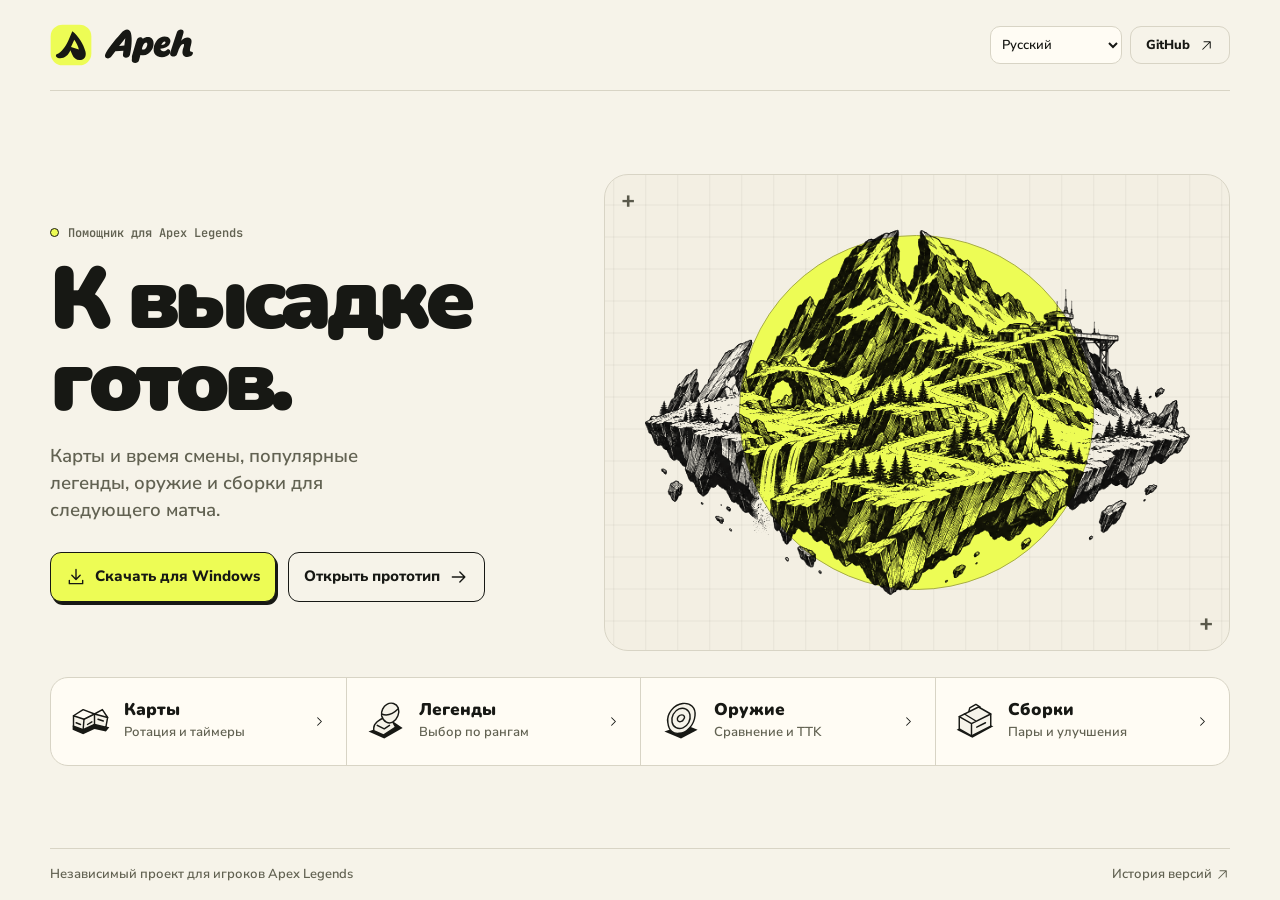
<file: site/index.html>
<!doctype html>
<html lang="ru">
<head>
  <meta charset="utf-8">
  <meta name="viewport" content="width=device-width, initial-scale=1">
  <meta name="description" content="Apeh — ротация карт, популярность легенд, сравнение оружия и сборки для Apex Legends.">
  <meta name="theme-color" content="#f6f3e9">
  <title data-i18n="Apeh — помощник для Apex Legends">Apeh — помощник для Apex Legends</title>
  <link rel="icon" href="assets/apeh-mark.svg" type="image/svg+xml">
  <link rel="stylesheet" href="assets/fonts/fonts.css">
  <link rel="stylesheet" href="styles.css">
  <script src="language.js" defer></script>
</head>
<body class="landing">
  <div class="landing-shell">
    <header class="landing-header">
      <a class="brand" href="./" aria-label="Apeh, главная" data-i18n-aria="Apeh, главная"><img src="assets/apeh-mark.svg" width="42" height="42" alt=""><img src="assets/apeh-logo.svg" width="91" height="36" alt="Apeh"></a>
      <div class="header-actions">
        <select class="language-select" id="site-language" aria-label="Язык" data-i18n-aria="Язык">
          <option value="auto" data-i18n="Автоматически">Автоматически</option>
          <option value="ru" selected data-i18n="Русский">Русский</option>
          <option value="en" data-i18n="Английский">Английский</option>
        </select>
        <a class="github-link" href="https://github.com/Hecatoncheir/Apeh">GitHub <svg class="icon" aria-hidden="true"><use href="assets/icons.svg#external"/></svg></a>
      </div>
    </header>
    <main class="landing-main">
      <section class="hero" aria-labelledby="hero-title">
        <div class="hero-copy">
          <p class="eyebrow"><span></span><strong data-i18n="Помощник для Apex Legends">Помощник для Apex Legends</strong></p>
          <h1 id="hero-title"><span data-i18n="К&nbsp;высадке">К&nbsp;высадке</span><br><span data-i18n="готов.">готов.</span></h1>
          <p class="hero-description" data-i18n="Карты и время смены, популярные легенды, оружие и сборки для следующего матча.">Карты и время смены, популярные легенды, оружие и сборки для следующего матча.</p>
          <div class="hero-actions">
            <a class="button primary" href="https://github.com/Hecatoncheir/Apeh/releases/latest/download/Apeh-Setup-x64.exe"><svg class="icon" aria-hidden="true"><use href="assets/icons.svg#download"/></svg><span data-i18n="Скачать для Windows">Скачать для Windows</span></a>
            <a class="button secondary" href="app.html"><span data-i18n="Открыть прототип">Открыть прототип</span><svg class="icon" aria-hidden="true"><use href="assets/icons.svg#arrow"/></svg></a>
          </div>
        </div>
        <figure class="field-art">
          <div class="field-ring"></div>
          <div class="field-cross field-cross-top" aria-hidden="true">+</div>
          <div class="field-cross field-cross-bottom" aria-hidden="true">+</div>
          <img src="assets/frontier.webp" width="1280" height="853" alt="Тушевая гравюра горного острова с аванпостом" data-i18n-alt="Тушевая гравюра горного острова с аванпостом">
        </figure>
      </section>
      <nav class="features" aria-label="Экраны прототипа" data-i18n-aria="Экраны прототипа">
        <a href="app.html#maps"><svg class="feature-icon" aria-hidden="true"><use href="assets/icons.svg#atlas"/></svg><span><strong data-i18n="Карты">Карты</strong><small data-i18n="Ротация и таймеры">Ротация и таймеры</small></span><svg class="icon" aria-hidden="true"><use href="assets/icons.svg#chevron"/></svg></a>
        <a href="app.html#legends"><svg class="feature-icon" aria-hidden="true"><use href="assets/icons.svg#bust"/></svg><span><strong data-i18n="Легенды">Легенды</strong><small data-i18n="Выбор по рангам">Выбор по рангам</small></span><svg class="icon" aria-hidden="true"><use href="assets/icons.svg#chevron"/></svg></a>
        <a href="app.html#weapons"><svg class="feature-icon" aria-hidden="true"><use href="assets/icons.svg#target"/></svg><span><strong data-i18n="Оружие">Оружие</strong><small data-i18n="Сравнение и TTK">Сравнение и TTK</small></span><svg class="icon" aria-hidden="true"><use href="assets/icons.svg#chevron"/></svg></a>
        <a href="app.html#builds"><svg class="feature-icon" aria-hidden="true"><use href="assets/icons.svg#kit"/></svg><span><strong data-i18n="Сборки">Сборки</strong><small data-i18n="Пары и улучшения">Пары и улучшения</small></span><svg class="icon" aria-hidden="true"><use href="assets/icons.svg#chevron"/></svg></a>
      </nav>
    </main>
    <footer class="landing-footer">
      <span data-i18n="Независимый проект для игроков Apex Legends">Независимый проект для игроков Apex Legends</span>
      <a href="https://github.com/Hecatoncheir/Apeh/releases"><span data-i18n="История версий">История версий</span> <svg class="icon" aria-hidden="true"><use href="assets/icons.svg#external"/></svg></a>
    </footer>
  </div>
</body>
</html>
</file>
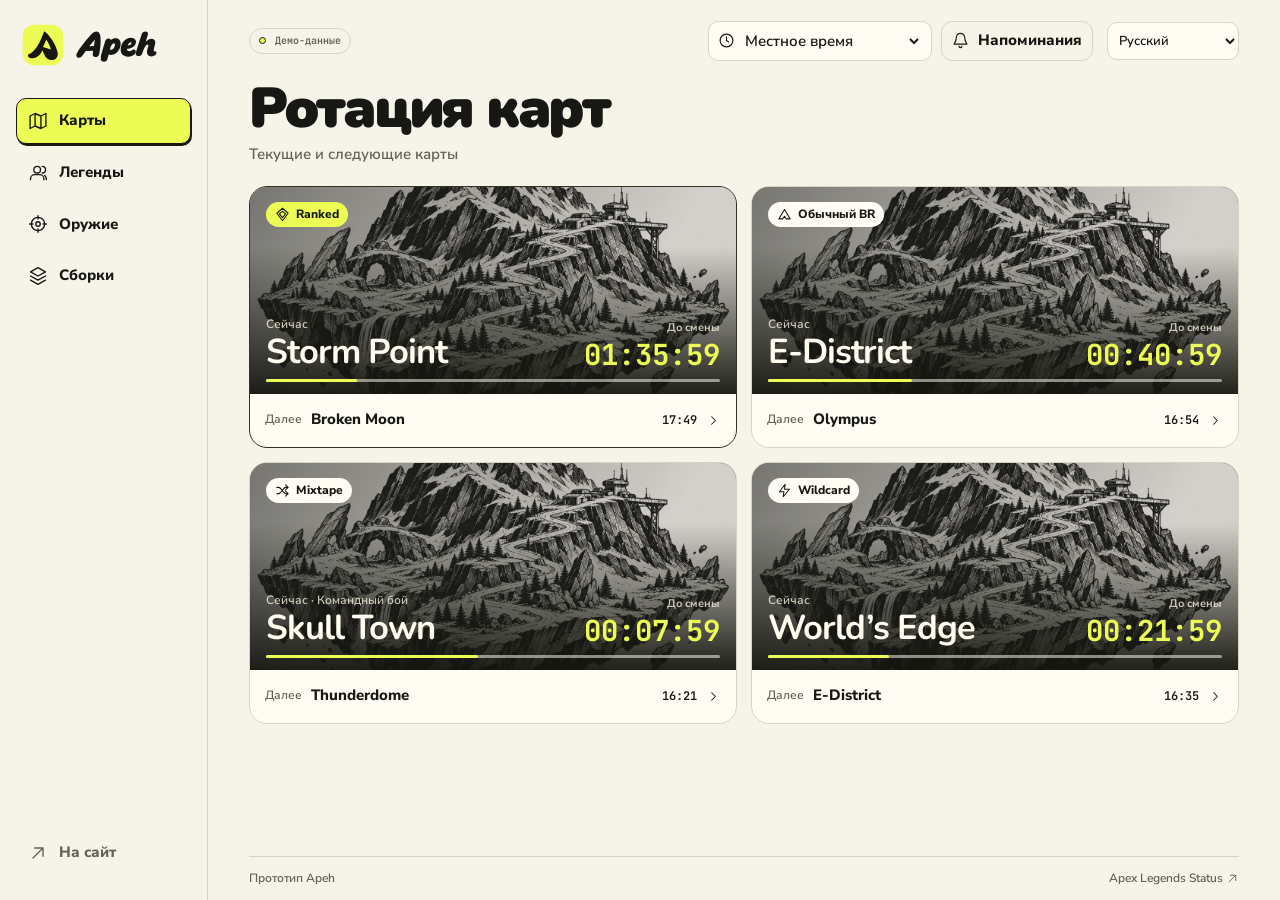
<file: site/app.html>
<!doctype html>
<html lang="ru">
<head>
  <meta charset="utf-8">
  <meta name="viewport" content="width=device-width, initial-scale=1">
  <meta name="theme-color" content="#f6f3e9">
  <title>Apeh — прототип приложения</title>
  <link rel="icon" href="assets/apeh-mark.svg" type="image/svg+xml">
  <link rel="stylesheet" href="assets/fonts/fonts.css">
  <link rel="stylesheet" href="styles.css">
  <script src="language.js" defer></script>
  <script src="demo-data.js" defer></script>
  <script src="app.js" defer></script>
</head>
<body class="app">
  <div class="app-shell">
    <aside class="sidebar">
      <a class="brand" href="./" aria-label="Apeh, на сайт" data-i18n-aria="Apeh, на сайт"><img src="assets/apeh-mark.svg" width="42" height="42" alt=""><img src="assets/apeh-logo.svg" width="82" height="33" alt="Apeh"></a>
      <nav class="app-nav" aria-label="Разделы приложения" data-i18n-aria="Разделы приложения">
        <a href="#maps" data-tab="maps"><svg class="icon" aria-hidden="true"><use href="assets/icons.svg#maps"/></svg><span data-i18n="Карты">Карты</span></a>
        <a href="#legends" data-tab="legends"><svg class="icon" aria-hidden="true"><use href="assets/icons.svg#legends"/></svg><span data-i18n="Легенды">Легенды</span></a>
        <a href="#weapons" data-tab="weapons"><svg class="icon" aria-hidden="true"><use href="assets/icons.svg#weapons"/></svg><span data-i18n="Оружие">Оружие</span></a>
        <a href="#builds" data-tab="builds"><svg class="icon" aria-hidden="true"><use href="assets/icons.svg#builds"/></svg><span data-i18n="Сборки">Сборки</span></a>
      </nav>
      <a class="back-link" href="./"><svg class="icon" aria-hidden="true"><use href="assets/icons.svg#external"/></svg><span data-i18n="На сайт">На сайт</span></a>
    </aside>
    <main class="workspace">
      <header class="workspace-top">
        <span class="demo-badge"><span></span><strong data-i18n="Демо-данные">Демо-данные</strong></span>
        <div class="map-tools" id="map-tools">
          <label class="timezone">
            <svg class="icon" aria-hidden="true"><use href="assets/icons.svg#clock"/></svg>
            <select id="timezone" aria-label="Часовой пояс" data-i18n-aria="Часовой пояс">
              <option value="local" data-i18n="Местное время">Местное время</option>
              <option value="Europe/Moscow" data-i18n="Москва · UTC+3">Москва · UTC+3</option>
              <option value="UTC">UTC</option>
              <option value="Asia/Yekaterinburg" data-i18n="Екатеринбург · UTC+5">Екатеринбург · UTC+5</option>
              <option value="Asia/Novosibirsk" data-i18n="Новосибирск · UTC+7">Новосибирск · UTC+7</option>
              <option value="Asia/Vladivostok" data-i18n="Владивосток · UTC+10">Владивосток · UTC+10</option>
            </select>
          </label>
          <button class="button secondary reminders-button" id="open-reminders" type="button" aria-label="Напоминания" data-i18n-aria="Напоминания"><svg class="icon" aria-hidden="true"><use href="assets/icons.svg#bell"/></svg><span data-i18n="Напоминания">Напоминания</span></button>
        </div>
        <select class="language-select" id="site-language" aria-label="Язык" data-i18n-aria="Язык">
          <option value="auto" data-i18n="Автоматически">Автоматически</option>
          <option value="ru" selected data-i18n="Русский">Русский</option>
          <option value="en" data-i18n="Английский">Английский</option>
        </select>
      </header>
      <section id="screen" aria-labelledby="screen-title"></section>
      <footer class="workspace-footer">
        <span data-i18n="Прототип Apeh">Прототип Apeh</span>
        <a href="https://apexlegendsstatus.com/">Apex Legends Status <svg class="icon" aria-hidden="true"><use href="assets/icons.svg#external"/></svg></a>
      </footer>
    </main>
  </div>
  <dialog id="details" aria-labelledby="dialog-title">
    <div class="dialog-top">
      <h2 id="dialog-title"></h2>
      <form method="dialog"><button class="icon-button" aria-label="Закрыть" data-i18n-aria="Закрыть"><svg class="icon" aria-hidden="true"><use href="assets/icons.svg#close"/></svg></button></form>
    </div>
    <div id="dialog-content"></div>
  </dialog>
  <div id="toast" role="status" class="toast" hidden></div>
  <noscript><p class="noscript">Для работы интерактивного прототипа включите JavaScript.</p></noscript>
</body>
</html>
</file>
<file: site/assets/fonts/fonts.css>
@font-face {
  font-family: 'JetBrains Mono';
  font-style: normal;
  font-weight: 400 700;
  font-display: swap;
  src: url(jetbrains-mono-cyrillic-ext.woff2) format('woff2');
  unicode-range: U+0460-052F, U+1C80-1C8A, U+20B4, U+2DE0-2DFF, U+A640-A69F, U+FE2E-FE2F;
}

@font-face {
  font-family: 'JetBrains Mono';
  font-style: normal;
  font-weight: 400 700;
  font-display: swap;
  src: url(jetbrains-mono-cyrillic.woff2) format('woff2');
  unicode-range: U+0301, U+0400-045F, U+0490-0491, U+04B0-04B1, U+2116;
}

@font-face {
  font-family: 'JetBrains Mono';
  font-style: normal;
  font-weight: 400 700;
  font-display: swap;
  src: url(jetbrains-mono-latin-ext.woff2) format('woff2');
  unicode-range: U+0100-02BA, U+02BD-02C5, U+02C7-02CC, U+02CE-02D7, U+02DD-02FF, U+0304, U+0308, U+0329, U+1D00-1DBF, U+1E00-1E9F, U+1EF2-1EFF, U+2020, U+20A0-20AB, U+20AD-20C4, U+2113, U+2C60-2C7F, U+A720-A7FF;
}

@font-face {
  font-family: 'JetBrains Mono';
  font-style: normal;
  font-weight: 400 700;
  font-display: swap;
  src: url(jetbrains-mono-latin.woff2) format('woff2');
  unicode-range: U+0000-00FF, U+0131, U+0152-0153, U+02BB-02BC, U+02C6, U+02DA, U+02DC, U+0304, U+0308, U+0329, U+2000-206F, U+20AC, U+2122, U+2191, U+2193, U+2212, U+2215, U+FEFF, U+FFFD;
}

@font-face {
  font-family: 'Nunito';
  font-style: normal;
  font-weight: 600 1000;
  font-display: swap;
  src: url(nunito-cyrillic-ext.woff2) format('woff2');
  unicode-range: U+0460-052F, U+1C80-1C8A, U+20B4, U+2DE0-2DFF, U+A640-A69F, U+FE2E-FE2F;
}

@font-face {
  font-family: 'Nunito';
  font-style: normal;
  font-weight: 600 1000;
  font-display: swap;
  src: url(nunito-cyrillic.woff2) format('woff2');
  unicode-range: U+0301, U+0400-045F, U+0490-0491, U+04B0-04B1, U+2116;
}

@font-face {
  font-family: 'Nunito';
  font-style: normal;
  font-weight: 600 1000;
  font-display: swap;
  src: url(nunito-latin-ext.woff2) format('woff2');
  unicode-range: U+0100-02BA, U+02BD-02C5, U+02C7-02CC, U+02CE-02D7, U+02DD-02FF, U+0304, U+0308, U+0329, U+1D00-1DBF, U+1E00-1E9F, U+1EF2-1EFF, U+2020, U+20A0-20AB, U+20AD-20C4, U+2113, U+2C60-2C7F, U+A720-A7FF;
}

@font-face {
  font-family: 'Nunito';
  font-style: normal;
  font-weight: 600 1000;
  font-display: swap;
  src: url(nunito-latin.woff2) format('woff2');
  unicode-range: U+0000-00FF, U+0131, U+0152-0153, U+02BB-02BC, U+02C6, U+02DA, U+02DC, U+0304, U+0308, U+0329, U+2000-206F, U+20AC, U+2122, U+2191, U+2193, U+2212, U+2215, U+FEFF, U+FFFD;
}

@font-face {
  font-family: 'Nunito Sans';
  font-style: normal;
  font-weight: 400 800;
  font-stretch: 100%;
  font-display: swap;
  src: url(nunito-sans-cyrillic-ext.woff2) format('woff2');
  unicode-range: U+0460-052F, U+1C80-1C8A, U+20B4, U+2DE0-2DFF, U+A640-A69F, U+FE2E-FE2F;
}

@font-face {
  font-family: 'Nunito Sans';
  font-style: normal;
  font-weight: 400 800;
  font-stretch: 100%;
  font-display: swap;
  src: url(nunito-sans-cyrillic.woff2) format('woff2');
  unicode-range: U+0301, U+0400-045F, U+0490-0491, U+04B0-04B1, U+2116;
}

@font-face {
  font-family: 'Nunito Sans';
  font-style: normal;
  font-weight: 400 800;
  font-stretch: 100%;
  font-display: swap;
  src: url(nunito-sans-latin-ext.woff2) format('woff2');
  unicode-range: U+0100-02BA, U+02BD-02C5, U+02C7-02CC, U+02CE-02D7, U+02DD-02FF, U+0304, U+0308, U+0329, U+1D00-1DBF, U+1E00-1E9F, U+1EF2-1EFF, U+2020, U+20A0-20AB, U+20AD-20C4, U+2113, U+2C60-2C7F, U+A720-A7FF;
}

@font-face {
  font-family: 'Nunito Sans';
  font-style: normal;
  font-weight: 400 800;
  font-stretch: 100%;
  font-display: swap;
  src: url(nunito-sans-latin.woff2) format('woff2');
  unicode-range: U+0000-00FF, U+0131, U+0152-0153, U+02BB-02BC, U+02C6, U+02DA, U+02DC, U+0304, U+0308, U+0329, U+2000-206F, U+20AC, U+2122, U+2191, U+2193, U+2212, U+2215, U+FEFF, U+FFFD;
}
</file>
<file: site/styles.css>
:root {
  color-scheme: light;
  --paper: #f6f3e9;
  --surface: #fffcf4;
  --ink: #171814;
  --muted: #626252;
  --line: #d8d4c5;
  --accent: #edfc55;
  --green: #3e643a;
  --red: #a0382c;
  --display: "Nunito", system-ui, sans-serif;
  --body: "Nunito Sans", system-ui, sans-serif;
  --mono: "JetBrains Mono", monospace;
  --radius: 18px;
}

* { box-sizing: border-box; }
[hidden] { display: none !important; }
body { margin: 0; background: var(--paper); color: var(--ink); font: 600 15px/1.45 var(--body); }
h1, h2, h3, p, figure { margin: 0; }
h1, h2, h3 { font-family: var(--display); line-height: 1.08; }
a { color: inherit; text-decoration: none; }
button, select { font: inherit; color: inherit; }
button { cursor: pointer; }
svg { vertical-align: middle; }
.icon, .feature-icon { flex: none; width: 20px; height: 20px; fill: none; stroke: currentColor; stroke-width: 1.65; stroke-linecap: round; stroke-linejoin: round; }
:focus-visible { outline: 2px solid #546200; outline-offset: 4px; }
.brand { display: inline-flex; align-items: center; gap: 11px; width: max-content; }
.brand img { display: block; }
.button, .github-link, .icon-button {
  display: inline-flex;
  align-items: center;
  justify-content: center;
  gap: 9px;
  min-height: 44px;
  padding: 9px 15px;
  border: 1px solid var(--ink);
  border-radius: 11px;
  white-space: nowrap;
  font-weight: 800;
  transition: background-color .15s ease, box-shadow .15s ease;
}
.primary { background: var(--accent); box-shadow: 2px 3px 0 var(--ink); }
.primary:hover { background: #f6ff9b; box-shadow: 1px 1px 0 var(--ink); }
.secondary, .github-link, .icon-button { background: transparent; }
.secondary:hover, .github-link:hover, .icon-button:hover { background: #ebe7d9; }

.landing-shell { width: min(1280px, calc(100% - 100px)); min-height: 100svh; margin: auto; display: flex; flex-direction: column; }
.landing-header, .landing-footer { display: flex; align-items: center; justify-content: space-between; gap: 16px; }
.landing-header { padding: 24px 0; border-bottom: 1px solid var(--line); }
.github-link { min-height: 38px; border-color: var(--line); font-size: 13px; }
.github-link .icon, .landing-footer .icon { width: 15px; height: 15px; }
.header-actions { display: flex; align-items: center; gap: 8px; }
.language-select {
  min-height: 38px;
  max-width: 140px;
  padding: 4px 7px;
  border: 1px solid var(--line);
  border-radius: 10px;
  background: var(--surface);
  font-size: 13px;
}
.workspace-top .language-select { margin-left: auto; }
.map-tools:not([hidden]) { margin-left: auto; }
.map-tools:not([hidden]) + .language-select { margin-left: 0; }
.eyebrow strong, .demo-badge strong { font: inherit; }
.landing-main { flex: 1; display: flex; flex-direction: column; justify-content: center; padding: 26px 0; gap: 26px; }
.hero { display: grid; grid-template-columns: .89fr 1.11fr; align-items: center; gap: clamp(24px, 4vw, 65px); }
.hero-copy { padding: 12px 0; }
.eyebrow, .demo-badge { display: inline-flex; align-items: center; gap: 9px; color: var(--muted); font: 600 12px/1.4 var(--mono); }
.eyebrow > span, .demo-badge > span { width: 9px; height: 9px; flex: none; border: 1px solid var(--ink); border-radius: 50%; background: var(--accent); }
.hero h1 { margin: 15px 0 20px; font-size: clamp(54px, 6.8vw, 102px); letter-spacing: -.073em; line-height: .94; font-weight: 1000; }
.hero-description { max-width: 380px; font-size: clamp(17px, 1.45vw, 21px); color: var(--muted); }
.hero-actions { display: flex; flex-wrap: wrap; gap: 12px; margin-top: 28px; }
.hero-actions .button { min-height: 50px; }
.field-art {
  position: relative;
  display: grid;
  place-items: center;
  isolation: isolate;
  width: 100%;
  height: clamp(325px, 53svh, 510px);
  border: 1px solid var(--line);
  border-radius: 24px;
  overflow: hidden;
  background-color: #f3efe3;
  background-image: linear-gradient(#453f2811 1px, transparent 1px), linear-gradient(90deg, #453f2811 1px, transparent 1px);
  background-size: 32px 32px;
  background-position: center;
}
.field-art img { position: absolute; inset: 5%; width: 90%; height: 90%; object-fit: contain; mix-blend-mode: multiply; filter: grayscale(1) contrast(1.18) brightness(1.11); }
.field-ring { position: absolute; z-index: -1; width: min(65%, 355px); aspect-ratio: 1; border-radius: 50%; background: var(--accent); border: 1px solid #a6ac45; }
.field-cross { position: absolute; font: 500 24px/1 var(--mono); color: #5a594b; }
.field-cross-top { top: 14px; left: 16px; }
.field-cross-bottom { bottom: 14px; right: 16px; }
.features { display: grid; grid-template-columns: repeat(4, minmax(0, 1fr)); border: 1px solid var(--line); border-radius: var(--radius); background: var(--surface); }
.features a { min-width: 0; display: flex; align-items: center; gap: 12px; min-height: 87px; padding: 12px clamp(10px, 1.45vw, 20px); }
.features a:first-child { border-radius: var(--radius) 0 0 var(--radius); }
.features a:last-child { border-radius: 0 var(--radius) var(--radius) 0; }
.features a + a { border-left: 1px solid var(--line); }
.features a:hover { background: #f1eddb; }
.features .feature-icon { width: 42px; height: 42px; }
.features strong, .features small { display: block; }
.features strong { font: 900 17px/1.2 var(--display); }
.features small { margin-top: 2px; color: var(--muted); font-size: 13px; }
.features .icon { width: 15px; height: 15px; margin-left: auto; }
.landing-footer { min-height: 52px; padding: 9px 0; border-top: 1px solid var(--line); color: var(--muted); font-size: 13px; }
.landing-footer a:hover, .workspace-footer a:hover { text-decoration: underline; }

.app-shell { display: grid; grid-template-columns: 208px minmax(0, 1fr); min-height: 100svh; max-width: 1700px; margin: auto; }
.sidebar { display: flex; flex-direction: column; align-items: stretch; gap: 32px; padding: 24px 16px; border-right: 1px solid var(--line); }
.sidebar .brand { margin: 0 0 0 6px; }
.app-nav { display: grid; gap: 6px; }
.app-nav a, .back-link { display: flex; align-items: center; gap: 11px; padding: 11px; min-height: 43px; border: 1px solid transparent; border-radius: 10px; font-weight: 800; }
.app-nav a:hover, .back-link:hover { background: #ece8da; }
.app-nav a[aria-current="page"] { border-color: var(--ink); background: var(--accent); box-shadow: 1px 2px 0 var(--ink); }
.back-link { margin-top: auto; color: var(--muted); }
.workspace { display: flex; flex-direction: column; min-width: 0; padding: 18px clamp(22px, 3.2vw, 52px) 0; }
.workspace-top { display: flex; align-items: center; justify-content: space-between; gap: 14px; min-height: 45px; }
.demo-badge { border: 1px solid var(--line); border-radius: 999px; padding: 5px 9px; white-space: nowrap; font-size: 10px; }
.demo-badge > span { width: 7px; height: 7px; }
.map-tools { display: flex; align-items: center; gap: 9px; }
.timezone { display: flex; align-items: center; gap: 6px; min-height: 40px; padding: 4px 9px; border: 1px solid var(--line); border-radius: 10px; background: var(--surface); }
.timezone select { max-width: 185px; border: 0; background: transparent; }
.timezone .icon, .reminders-button .icon { width: 17px; height: 17px; }
.reminders-button { min-height: 40px; padding: 6px 10px; border-color: var(--line); }
.reminders-button[data-enabled="true"] .icon { fill: var(--accent); }
.screen-head { display: flex; align-items: end; justify-content: space-between; gap: 14px; margin: 16px 0 20px; }
.screen-head h1 { font-size: clamp(34px, 4.4vw, 60px); font-weight: 1000; letter-spacing: -.058em; }
.screen-head p { margin-top: 4px; color: var(--muted); }
.workspace-footer { display: flex; justify-content: space-between; align-items: center; flex-wrap: wrap; gap: 5px 12px; color: var(--muted); font-size: 12px; padding: 13px 0; border-top: 1px solid var(--line); margin-top: auto; }
.workspace-footer .icon { width: 13px; height: 13px; }
#screen { padding-bottom: 20px; }

.map-grid { display: grid; grid-template-columns: repeat(2, minmax(0, 1fr)); gap: 14px; }
.map-card { min-width: 0; overflow: hidden; background: var(--surface); border: 1px solid var(--line); border-radius: var(--radius); }
.map-card:first-child { border-color: #303127; }
.map-current { position: relative; isolation: isolate; min-height: clamp(135px, 23svh, 245px); display: flex; flex-direction: column; justify-content: space-between; gap: 12px; overflow: hidden; padding: 15px 16px 12px; background: #343630; color: #fffcef; }
.map-current::after { position: absolute; z-index: -1; inset: 0; content: ""; background: linear-gradient(120deg, #15161084 0%, #14150e10 75%), linear-gradient(0deg, #14150ef0 0%, #14150e16 71%); }
.map-image { position: absolute; z-index: -2; inset: 0; width: 100%; height: 100%; object-fit: cover; object-position: center; filter: saturate(.52); }
.mode { display: inline-flex; align-items: center; align-self: start; gap: 6px; padding: 4px 9px; color: var(--ink); background: var(--surface); border-radius: 999px; font-size: 12px; font-weight: 900; }
.map-card:first-child .mode { background: var(--accent); }
.mode .icon { width: 15px; height: 15px; }
.map-info { display: grid; grid-template-columns: minmax(0, 1fr) auto; align-items: end; gap: 8px 12px; }
.map-info h2 { font-size: clamp(20px, 2.7vw, 35px); letter-spacing: -.03em; overflow-wrap: anywhere; }
.map-info small { display: block; color: #f6f0dccc; font-size: 12px; }
.countdown { text-align: right; font: 700 clamp(17px, 2.4vw, 29px)/1.1 var(--mono); color: var(--accent); white-space: nowrap; }
.countdown small { margin-bottom: 4px; font: 700 11px/1.2 var(--body); }
.map-progress { grid-column: 1 / -1; width: 100%; height: 3px; border: 0; background: #fffff64d; border-radius: 3px; accent-color: var(--accent); }
.map-progress::-webkit-progress-bar { background: #fffff64d; border-radius: 3px; }
.map-progress::-webkit-progress-value { background: var(--accent); border-radius: 3px; }
.map-progress::-moz-progress-bar { background: var(--accent); border-radius: 3px; }
.map-next { display: flex; align-items: center; width: 100%; min-height: 53px; gap: 9px; padding: 8px 15px; border: 0; background: transparent; text-align: left; }
.map-next:hover { background: #f0ebd9; }
.map-next-label { color: var(--muted); font-size: 12px; }
.map-next strong { overflow-wrap: anywhere; font-weight: 900; }
.map-next time { margin-left: auto; font: 600 12px var(--mono); }
.map-next .icon { width: 15px; height: 15px; }

.panel-grid { display: grid; grid-template-columns: 1.2fr 1fr; gap: 14px; }
.panel { min-width: 0; padding: 18px; border: 1px solid var(--line); border-radius: var(--radius); background: var(--surface); }
.panel h2 { font-size: 24px; letter-spacing: -.025em; }
.panel > p { margin-top: 8px; color: var(--muted); }
.panel-head { display: flex; align-items: center; justify-content: space-between; gap: 10px; margin-bottom: 14px; }
.panel-head .icon { color: var(--muted); }
.field { display: grid; gap: 5px; font-size: 13px; font-weight: 800; }
.field select { max-width: 100%; min-height: 40px; padding: 7px 10px; border: 1px solid var(--line); border-radius: 9px; background: var(--surface); font-size: 14px; }
.control-row { display: grid; grid-template-columns: repeat(3, minmax(0, 1fr)); gap: 10px; margin-bottom: 14px; }
.control-row .field { min-width: 0; }
.inline-field { display: flex; align-items: center; gap: 9px; }
.inline-field select { min-height: 38px; }
.legend-list { display: grid; gap: 6px; }
.legend-row { display: grid; grid-template-columns: 32px minmax(0, 1fr) auto auto; align-items: center; gap: 9px; min-height: 48px; padding: 6px 9px; border: 1px solid transparent; border-radius: 9px; background: #f2efe5; text-align: left; }
.legend-row:hover { background: #ede8d7; }
.legend-row[aria-pressed="true"] { background: #f3f8c6; border-color: #c3ca6c; }
.legend-tile { display: grid; place-items: center; width: 29px; height: 29px; border: 1px solid #6b6958; border-radius: 7px; background: var(--surface); font: 800 14px var(--display); }
.mono { font-family: var(--mono); font-size: 13px; }
.trend-up { color: var(--green); }
.trend-down { color: var(--red); }
.chart-value { display: block; margin: 18px 0 4px; font: 700 clamp(30px, 4vw, 53px)/1 var(--mono); }
.chart { display: block; width: 100%; max-height: 195px; margin-top: 16px; }
.chart-labels { display: flex; justify-content: space-between; gap: 10px; color: var(--muted); font-size: 12px; }
.metric-table { width: 100%; border-collapse: collapse; text-align: left; }
.metric-table td, .metric-table th { padding: 11px 7px; border-bottom: 1px solid var(--line); }
.metric-table td { font-family: var(--mono); }
.metric-table th { font-weight: 800; }
.metric-table .metric-best { background: #eef5b1; }
.ttk-values { display: grid; gap: 10px; margin-top: 15px; }
.ttk-values p { display: flex; flex-wrap: wrap; justify-content: space-between; gap: 4px 8px; padding: 10px; border-radius: 9px; background: #f2efe5; }
.ttk-values strong { font-family: var(--mono); }
.pair-list { display: grid; gap: 9px; margin-top: 12px; }
.pair { display: grid; grid-template-columns: minmax(0, 1fr) auto minmax(0, 1fr); align-items: center; gap: 9px; padding: 13px 10px; border-radius: 9px; background: #f2efe5; font-weight: 900; text-align: center; }
.pair .icon { color: var(--muted); }
#guide-styles { margin-top: 9px; }
.upgrade { margin-top: 11px; padding: 11px 12px; border: 1px solid var(--line); border-radius: 9px; }
.upgrade h3 { display: flex; align-items: center; gap: 8px; font-size: 15px; }
.upgrade h3 span { border-radius: 5px; padding: 2px 6px; background: var(--accent); font: 700 11px var(--mono); white-space: nowrap; }
.upgrade p { margin-top: 5px; color: var(--muted); font-size: 13px; }

dialog { width: min(430px, calc(100% - 28px)); max-height: calc(100% - 28px); padding: 19px; border: 1px solid var(--ink); border-radius: var(--radius); background: var(--surface); color: var(--ink); box-shadow: 4px 5px 0 var(--ink); }
dialog::backdrop { background: #25261bb0; }
.dialog-top { display: flex; align-items: center; justify-content: space-between; gap: 10px; margin-bottom: 14px; }
.dialog-top h2 { font-size: 24px; letter-spacing: -.03em; }
.icon-button { width: 37px; min-height: 37px; padding: 0; border-color: var(--line); }
.schedule { display: grid; margin: 0; }
.schedule > div { padding: 10px 0; border-top: 1px solid var(--line); }
.schedule dt { color: var(--muted); font-size: 13px; }
.schedule dd { margin: 3px 0 0; }
.schedule strong { display: block; font: 900 20px var(--display); }
.schedule time { font: 500 13px var(--mono); }
.reminder-form { display: grid; gap: 14px; }
.reminder-form fieldset { display: grid; gap: 8px; margin: 0; padding: 9px; border: 1px solid var(--line); border-radius: 9px; }
.reminder-form label:has(input) { display: flex; align-items: center; gap: 8px; }
input[type="checkbox"] { accent-color: var(--ink); width: 17px; height: 17px; }
.reminder-form .primary { justify-self: end; }
.form-note { color: var(--muted); font-size: 13px; }
.toast { position: fixed; right: 15px; bottom: 15px; z-index: 1; max-width: calc(100vw - 30px); padding: 10px 15px; border-radius: 10px; background: var(--ink); color: var(--surface); }
.noscript { margin: 12px; }

@media (max-width: 1050px) {
  .landing-shell { width: calc(100% - 54px); }
  .features a { gap: 7px; }
  .features .feature-icon { width: 35px; height: 35px; }
  .app-shell { grid-template-columns: 169px minmax(0, 1fr); }
}
@media (max-width: 820px) {
  .hero { gap: 17px; }
  .hero h1 { font-size: clamp(45px, 7.1vw, 65px); }
  .features a { padding: 8px; }
  .features .icon { display: none; }
  .panel-grid { grid-template-columns: 1fr; }
  .app-shell { grid-template-columns: 1fr; }
  .sidebar { flex-direction: row; flex-wrap: wrap; gap: 10px 18px; padding: 10px 14px; border-right: 0; border-bottom: 1px solid var(--line); }
  .sidebar .brand { margin-left: 0; }
  .app-nav { display: flex; flex-wrap: wrap; }
  .back-link { display: none; }
  .workspace { min-height: calc(100svh - 63px); padding: 10px 15px 0; }
}
@media (max-width: 650px) {
  .landing-shell { width: calc(100% - 30px); }
  .landing-header { padding: 12px 0; }
  .landing-main { padding: 15px 0; gap: 16px; }
  .hero { grid-template-columns: 1fr; }
  .hero h1 { margin: 11px 0 12px; font-size: clamp(43px, 13vw, 70px); }
  .hero-description { font-size: 16px; }
  .hero-actions { margin-top: 17px; }
  .hero-actions .button { min-height: 43px; padding: 7px 11px; font-size: 13px; }
  .hero-actions .icon { width: 16px; height: 16px; }
  .field-art { height: clamp(165px, 45vw, 280px); border-radius: 15px; }
  .field-ring { width: min(48%, 215px); }
  .features { grid-template-columns: repeat(2, minmax(0, 1fr)); }
  .features a { min-height: 61px; padding: 7px; }
  .features a:first-child { border-radius: var(--radius) 0 0 0; }
  .features a:last-child { border-radius: 0 0 var(--radius) 0; }
  .features a:nth-child(3) { border-left: 0; border-radius: 0 0 0 var(--radius); }
  .features a:nth-child(n+3) { border-top: 1px solid var(--line); }
  .features strong { font-size: 15px; }
  .features small { font-size: 11px; }
  .features .feature-icon { width: 30px; height: 30px; }
  .landing-footer { flex-wrap: wrap; gap: 4px; font-size: 11px; }
  .sidebar { gap: 8px; }
  .app-nav { width: 100%; display: grid; grid-template-columns: repeat(4, minmax(0, 1fr)); gap: 4px; }
  .app-nav a { min-height: 42px; justify-content: center; gap: 4px; padding: 4px 3px; font-size: 12px; }
  .app-nav .icon { width: 14px; height: 14px; }
  .workspace-top { flex-wrap: wrap; gap: 8px; }
  .map-tools { margin-left: auto; gap: 5px; }
  .timezone { padding: 3px 5px; }
  .timezone select { max-width: 133px; font-size: 12px; }
  .reminders-button span { display: none; }
  .screen-head { align-items: start; flex-direction: column; margin: 12px 0; }
  .map-grid { grid-template-columns: 1fr; gap: 10px; }
  .map-current { min-height: 143px; }
  .control-row { grid-template-columns: repeat(2, minmax(0, 1fr)); }
  .panel { padding: 12px; }
}
@media (max-width: 430px) {
  .landing-header { gap: 8px; flex-wrap: wrap; }
  .header-actions { margin-left: auto; gap: 6px; }
  .landing-header .brand { gap: 6px; }
  .landing-header .brand img:first-child { width: 34px; height: 34px; }
  .landing-header .brand img:last-child { width: 56px; height: auto; }
  .landing-header .github-link { gap: 4px; padding-inline: 7px; }
  .landing-header .language-select { max-width: 106px; font-size: 11px; }
}
@media (prefers-reduced-motion: reduce) { *, *::before, *::after { transition: none !important; } }
</file>
